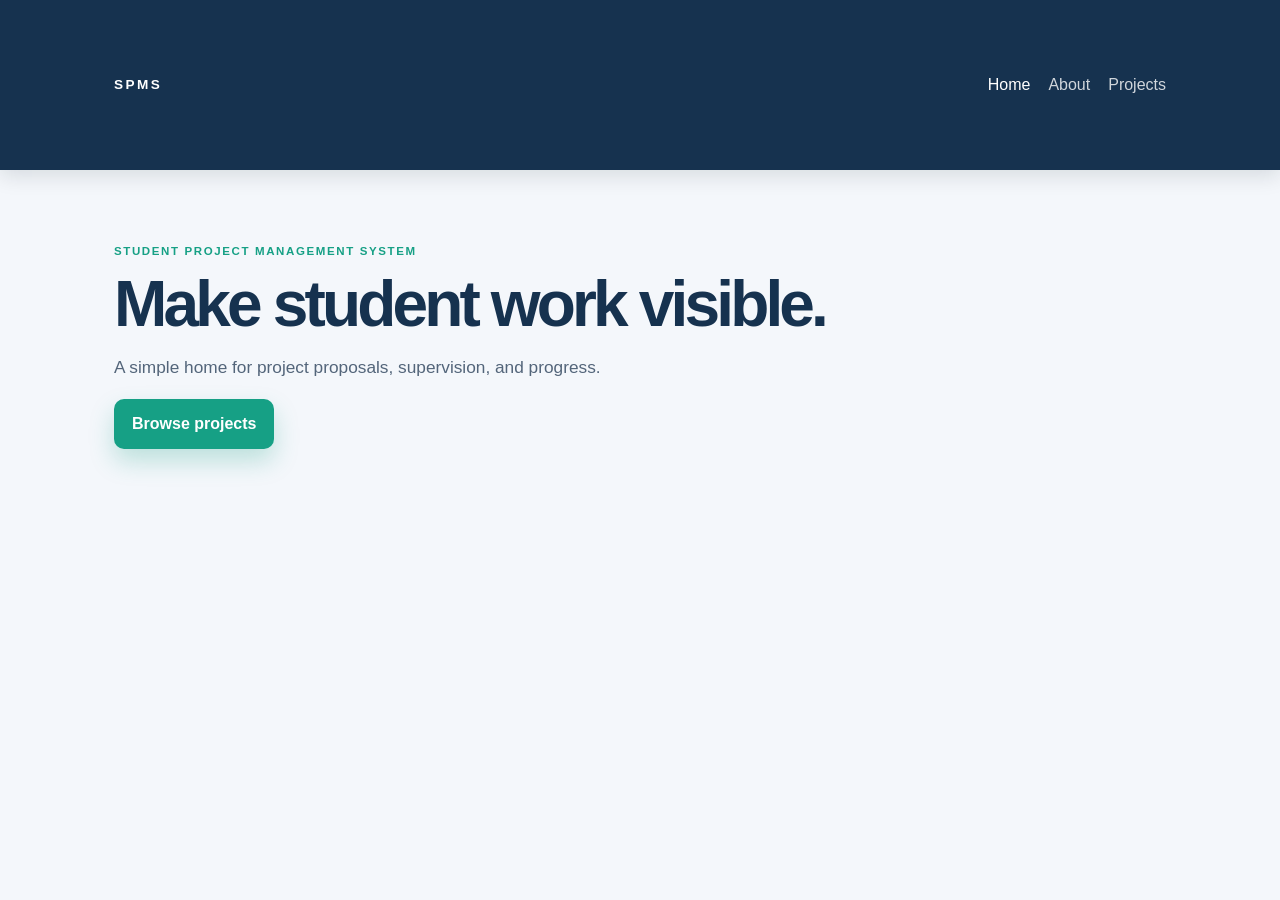
<file: index.html>
﻿<!doctype html>
<html lang="en">
<head>
  <meta charset="utf-8">
  <meta name="viewport" content="width=device-width, initial-scale=1">
  <title>SPMS · Home</title>
  <link rel="stylesheet" href="index.css">
</head>
<body>
  <header class="site-header">
    <div class="container nav-wrap">
      <a class="brand" href="index.html">SPMS</a>
      <nav aria-label="Primary">
        <a href="index.html" class="active">Home</a>
        <a href="about.html">About</a>
        <a href="projects.html">Projects</a>
      </nav>
    </div>
  </header>

  <main class="container">
    <p class="eyebrow">Student Project Management System</p>
    <h1>Make student work visible.</h1>
    <p class="lede">A simple home for project proposals, supervision, and progress.</p>
    <a class="button" href="projects.html">Browse projects</a>
  </main>
</body>
</html>
</file>
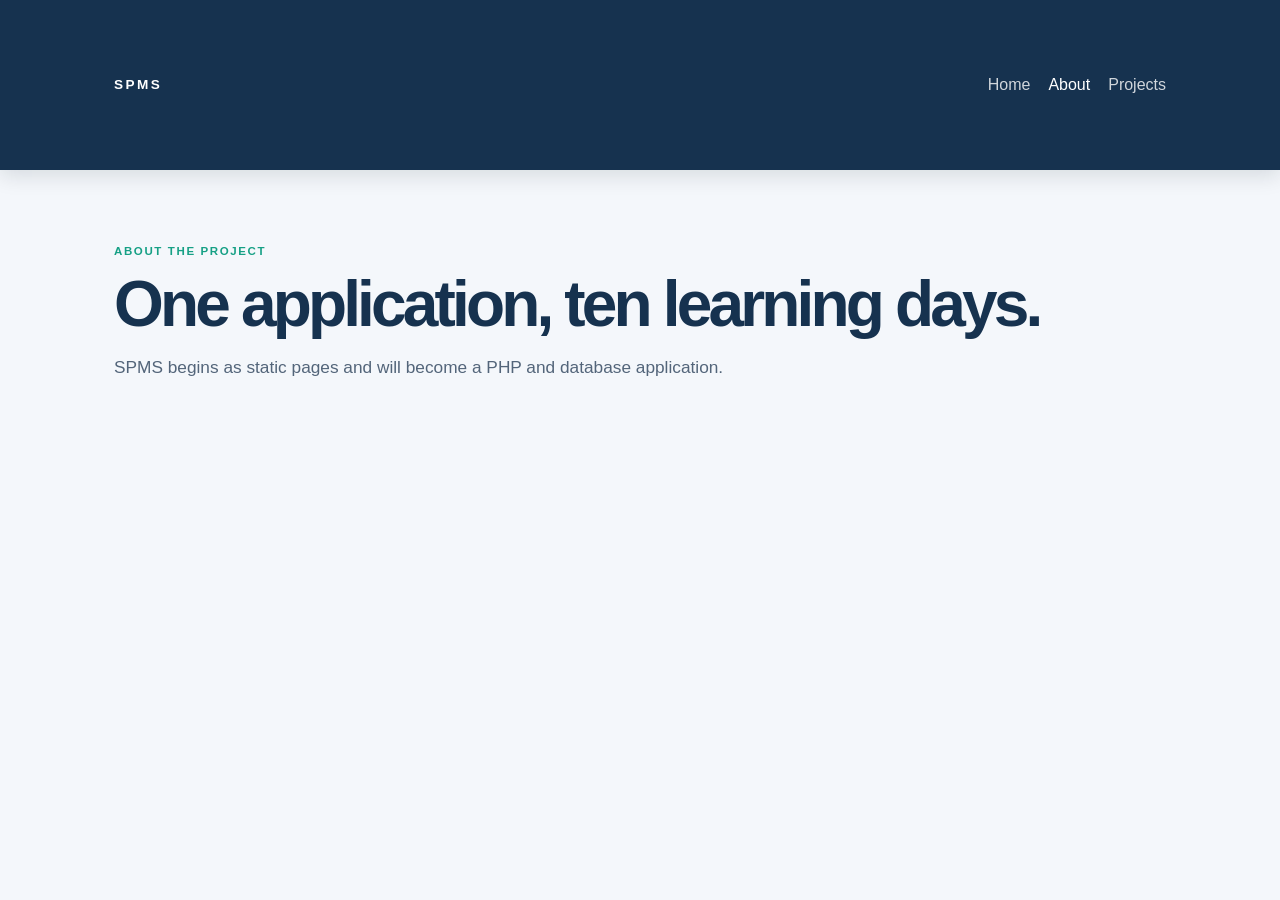
<file: about.html>
﻿<!doctype html>
<html lang="en">
<head>
  <meta charset="utf-8">
  <meta name="viewport" content="width=device-width, initial-scale=1">
  <title>SPMS · About</title>
  <link rel="stylesheet" href="index.css">
</head>
<body>
  <header class="site-header">
    <div class="container nav-wrap">
      <a class="brand" href="index.html">SPMS</a>
      <nav aria-label="Primary">
        <a href="index.html">Home</a>
        <a href="about.html" class="active">About</a>
        <a href="projects.html">Projects</a>
      </nav>
    </div>
  </header>

  <main class="container">
    <p class="eyebrow">About the project</p>
    <h1>One application, ten learning days.</h1>
    <p class="lede">SPMS begins as static pages and will become a PHP and database application.</p>
  </main>
</body>
</html>
</file>
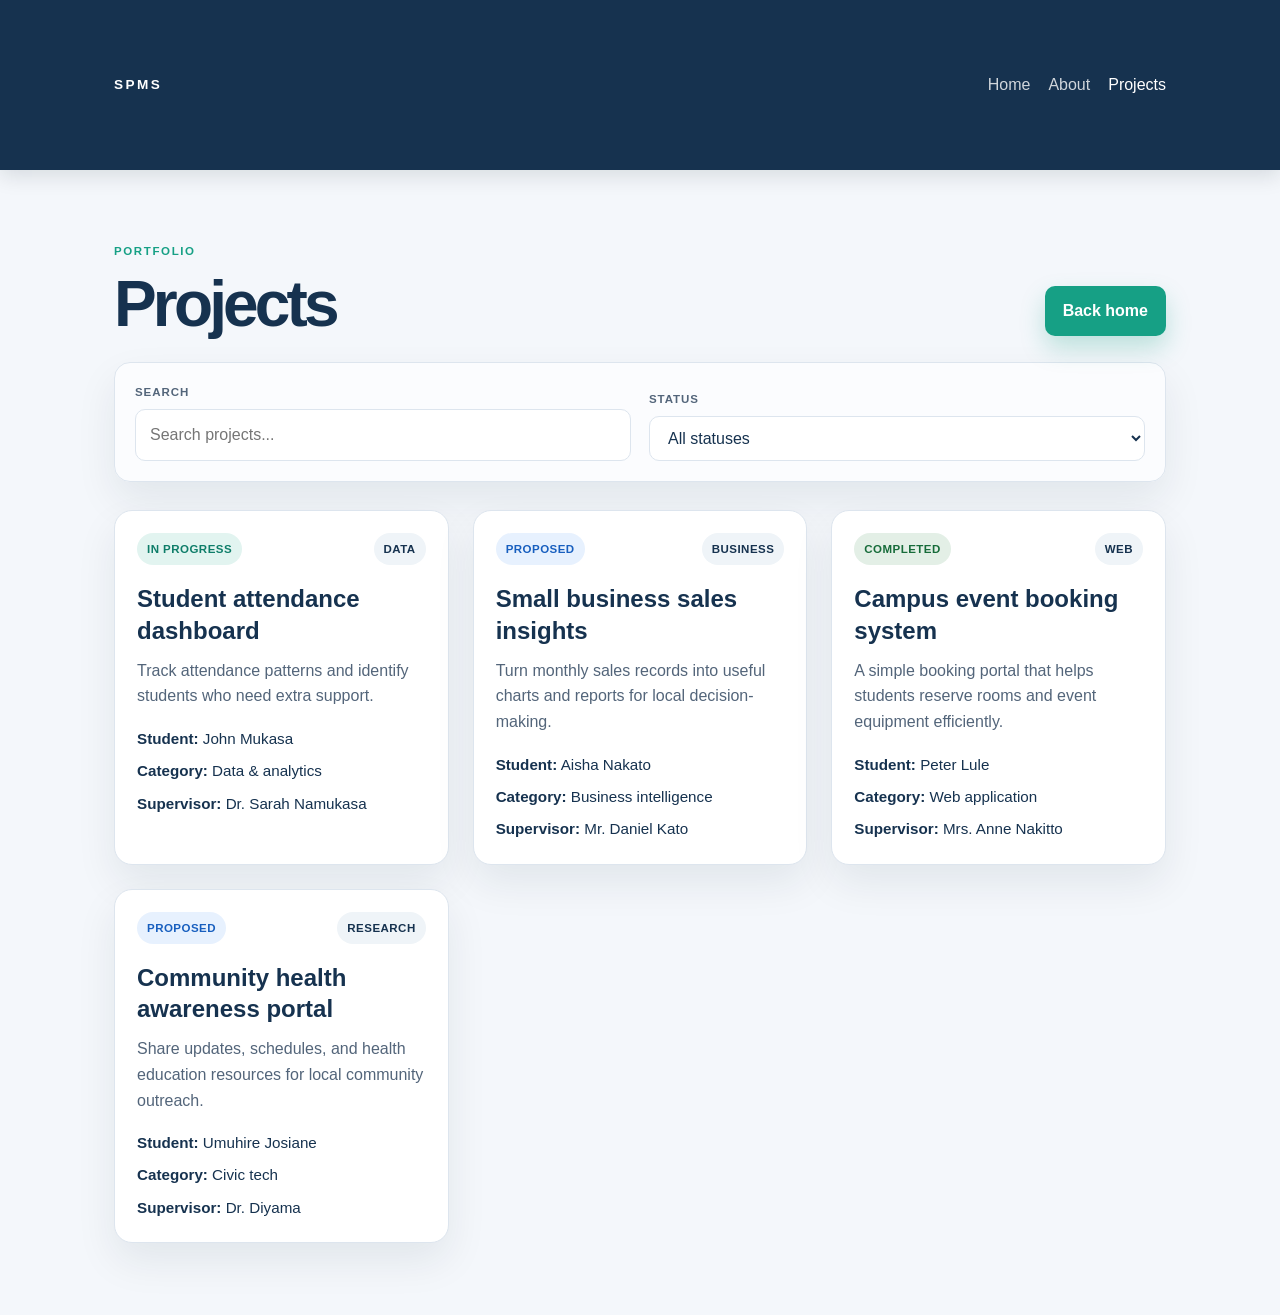
<file: projects.html>
﻿<!doctype html>
<html lang="en">
<head>
  <meta charset="utf-8">
  <meta name="viewport" content="width=device-width, initial-scale=1">
  <title>SPMS · Projects</title>
  <link rel="stylesheet" href="index.css">
</head>
<body>
  <header class="site-header">
    <div class="container nav-wrap">
      <a class="brand" href="index.html">SPMS</a>
      <nav aria-label="Primary">
        <a href="index.html">Home</a>
        <a href="about.html">About</a>
        <a href="projects.html" class="active">Projects</a>
      </nav>
    </div>
  </header>

  <main class="container project-page">
    <div class="page-intro">
      <div>
        <p class="eyebrow">Portfolio</p>
        <h1>Projects</h1>
      </div>
      <a class="button" href="index.html">Back home</a>
    </div>

    <div class="filter-bar" aria-label="Project filters">
      <div class="filter-group">
        <label for="search">Search</label>
        <input id="search" type="text" class="form-control" placeholder="Search projects...">
      </div>
      <div class="filter-group">
        <label for="status">Status</label>
        <select id="status" class="form-control">
          <option>All statuses</option>
          <option>In progress</option>
          <option>Proposed</option>
          <option>Completed</option>
        </select>
      </div>
    </div>

    <div class="project-grid">
      <article class="project-card">
        <div class="project-header">
          <span class="project-status status-active">In progress</span>
          <span class="project-tag">Data</span>
        </div>
        <h2 class="project-title">Student attendance dashboard</h2>
        <p class="project-description">Track attendance patterns and identify students who need extra support.</p>
        <div class="project-meta">
          <span><strong>Student:</strong> John Mukasa</span>
          <span><strong>Category:</strong> Data &amp; analytics</span>
          <span><strong>Supervisor:</strong> Dr. Sarah Namukasa</span>
        </div>
      </article>

      <article class="project-card">
        <div class="project-header">
          <span class="project-status status-proposed">Proposed</span>
          <span class="project-tag">Business</span>
        </div>
        <h2 class="project-title">Small business sales insights</h2>
        <p class="project-description">Turn monthly sales records into useful charts and reports for local decision-making.</p>
        <div class="project-meta">
          <span><strong>Student:</strong> Aisha Nakato</span>
          <span><strong>Category:</strong> Business intelligence</span>
          <span><strong>Supervisor:</strong> Mr. Daniel Kato</span>
        </div>
      </article>

      <article class="project-card">
        <div class="project-header">
          <span class="project-status status-completed">Completed</span>
          <span class="project-tag">Web</span>
        </div>
        <h2 class="project-title">Campus event booking system</h2>
        <p class="project-description">A simple booking portal that helps students reserve rooms and event equipment efficiently.</p>
        <div class="project-meta">
          <span><strong>Student:</strong> Peter Lule</span>
          <span><strong>Category:</strong> Web application</span>
          <span><strong>Supervisor:</strong> Mrs. Anne Nakitto</span>
        </div>
      </article>

      <article class="project-card">
        <div class="project-header">
          <span class="project-status status-proposed">Proposed</span>
          <span class="project-tag">Research</span>
        </div>
        <h2 class="project-title">Community health awareness portal</h2>
        <p class="project-description">Share updates, schedules, and health education resources for local community outreach.</p>
        <div class="project-meta">
          <span><strong>Student:</strong> Umuhire Josiane</span>
          <span><strong>Category:</strong> Civic tech</span>
          <span><strong>Supervisor:</strong> Dr. Diyama</span>
        </div>
      </article>
    </div>
  </main>
</body>
</html>
</file>
<file: index.css>
:root {
  --ink: #16324f;
  --green: #16a085;
  --green-dark: #0e7d69;
  --paper: #f4f7fb;
  --card: #ffffff;
  --line: #dde5ee;
  --muted: #53657a;
  --shadow: 0 18px 40px rgba(15, 35, 52, 0.08);
}

* { box-sizing: border-box; }

html { scroll-behavior: smooth; }

body {
  margin: 0;
  font-family: "Segoe UI", Tahoma, Geneva, Verdana, sans-serif;
  background: var(--paper);
  color: var(--ink);
  line-height: 1.6;
}

img { max-width: 100%; display: block; }

a { color: inherit; text-decoration: none; }

.site-header {
  background: var(--ink);
  color: #fff;
  box-shadow: 0 6px 20px rgba(10, 24, 37, 0.12);
}

.nav-wrap {
  display: flex;
  align-items: center;
  justify-content: space-between;
  gap: 24px;
  padding: 18px 24px;
}

.brand {
  font-size: 0.85rem;
  font-weight: 800;
  letter-spacing: 0.18em;
  text-transform: uppercase;
}

.site-header nav {
  display: flex;
  align-items: center;
  gap: 18px;
}

.site-header nav a {
  opacity: 0.8;
  transition: opacity 0.2s ease;
}

.site-header nav a:hover,
.site-header nav a.active {
  opacity: 1;
}

.container {
  max-width: 1100px;
  margin: 0 auto;
  padding: 72px 24px;
}

.page-intro {
  display: flex;
  align-items: end;
  justify-content: space-between;
  gap: 24px;
  margin-bottom: 26px;
}

.eyebrow {
  margin: 0 0 12px;
  color: var(--green);
  text-transform: uppercase;
  letter-spacing: 0.14em;
  font-size: 0.72rem;
  font-weight: 800;
}

h1 {
  margin: 0;
  font-size: clamp(2.3rem, 5vw, 4.4rem);
  line-height: 1;
  letter-spacing: -0.06em;
}

h2 {
  margin: 0;
  font-size: clamp(1.6rem, 3vw, 2.4rem);
  line-height: 1.2;
}

.lede {
  max-width: 640px;
  margin-top: 18px;
  color: var(--muted);
  font-size: 1.08rem;
}

.button {
  display: inline-flex;
  align-items: center;
  justify-content: center;
  padding: 12px 18px;
  border-radius: 10px;
  background: var(--green);
  color: #fff;
  font-weight: 700;
  box-shadow: 0 12px 25px rgba(22, 160, 133, 0.25);
  transition: transform 0.2s ease, background 0.2s ease;
}

.button:hover {
  background: var(--green-dark);
  transform: translateY(-1px);
}

.filter-bar {
  display: flex;
  flex-wrap: wrap;
  align-items: end;
  gap: 18px;
  padding: 20px;
  margin-bottom: 28px;
  background: rgba(255, 255, 255, 0.7);
  border: 1px solid var(--line);
  border-radius: 16px;
  box-shadow: var(--shadow);
}

.filter-group {
  flex: 1 1 220px;
  display: flex;
  flex-direction: column;
  gap: 8px;
}

.filter-group label {
  font-size: 0.72rem;
  font-weight: 700;
  letter-spacing: 0.08em;
  text-transform: uppercase;
  color: var(--muted);
}

.form-control {
  width: 100%;
  border: 1px solid var(--line);
  border-radius: 10px;
  background: #fff;
  padding: 12px 14px;
  font: inherit;
  color: var(--ink);
}

.form-control:focus {
  outline: 2px solid rgba(22, 160, 133, 0.2);
  border-color: var(--green);
}

.project-grid {
  display: grid;
  grid-template-columns: repeat(auto-fit, minmax(250px, 1fr));
  gap: 24px;
}

.project-card {
  background: var(--card);
  border: 1px solid var(--line);
  border-radius: 18px;
  padding: 22px;
  box-shadow: var(--shadow);
}

.project-header {
  display: flex;
  align-items: center;
  justify-content: space-between;
  gap: 12px;
  margin-bottom: 18px;
}

.project-status,
.project-tag {
  display: inline-flex;
  align-items: center;
  justify-content: center;
  border-radius: 999px;
  font-size: 0.72rem;
  font-weight: 800;
  letter-spacing: 0.04em;
  text-transform: uppercase;
}

.project-status {
  padding: 7px 10px;
}

.status-active {
  background: rgba(22, 160, 133, 0.12);
  color: var(--green-dark);
}

.status-proposed {
  background: rgba(24, 119, 242, 0.1);
  color: #185fbf;
}

.status-completed {
  background: rgba(31, 120, 54, 0.12);
  color: #176c3a;
}

.project-tag {
  background: #eff4f8;
  color: var(--ink);
  padding: 7px 10px;
}

.project-title {
  margin: 0 0 12px;
  font-size: 1.5rem;
  line-height: 1.3;
}

.project-description {
  margin: 0 0 18px;
  color: var(--muted);
}

.project-meta {
  display: flex;
  flex-direction: column;
  gap: 8px;
  font-size: 0.95rem;
  color: var(--ink);
}

.project-meta strong {
  color: var(--ink);
}

@media (max-width: 640px) {
  .nav-wrap,
  .page-intro {
    flex-direction: column;
    align-items: flex-start;
  }

  .site-header nav {
    width: 100%;
    justify-content: space-between;
  }

  .container {
    padding-top: 52px;
    padding-bottom: 52px;
  }
}
</file>
